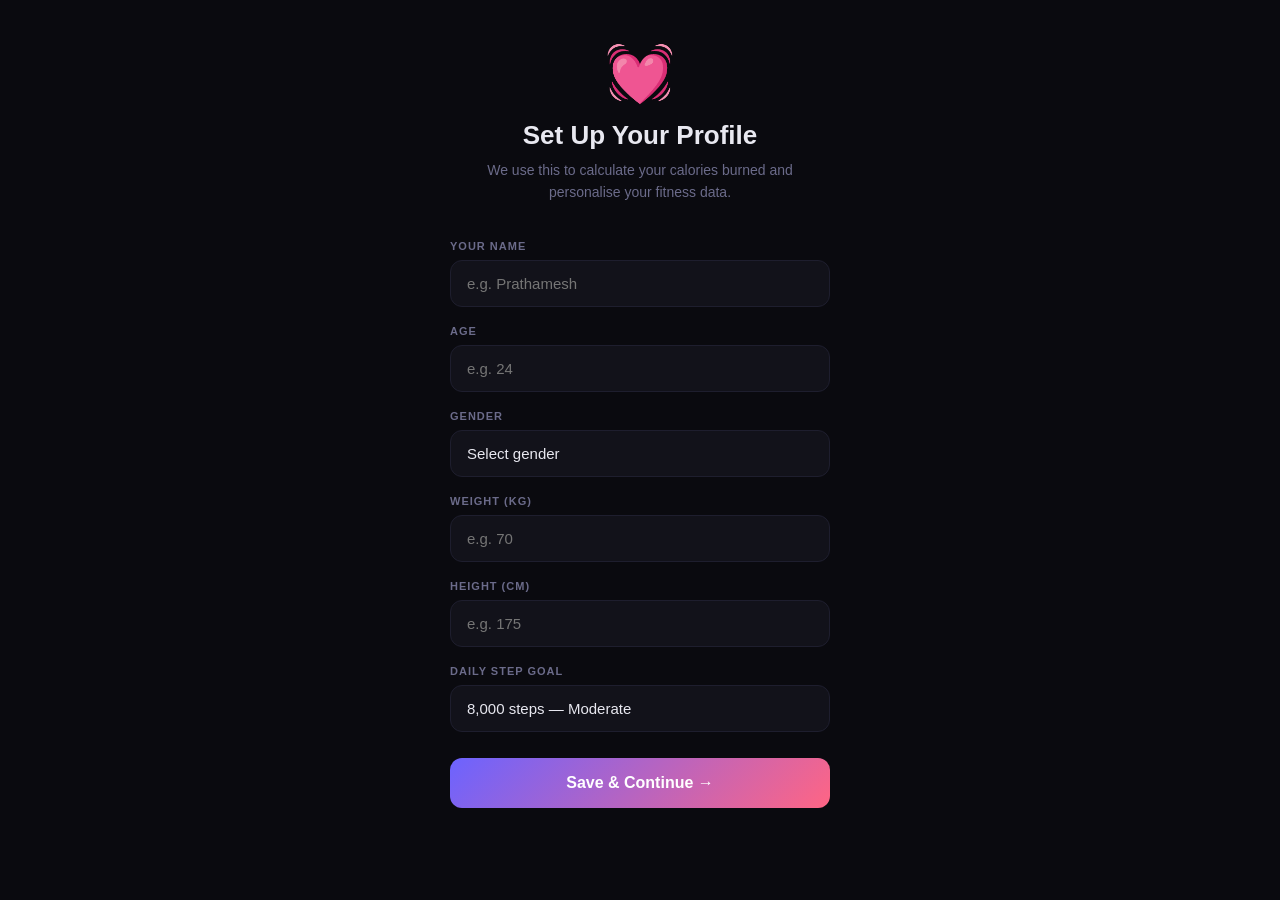
<file: docs/profile.html>
<!DOCTYPE html>
<html lang="en">
<head>
  <meta charset="UTF-8">
  <meta name="viewport" content="width=device-width, initial-scale=1.0">
  <title>Pulse — Setup Profile</title>
  <link rel="stylesheet" href="style.css">
</head>
<body>
  <div class="profile-container">
    <div class="profile-header">
      <div class="big-icon">💓</div>
      <h2>Set Up Your Profile</h2>
      <p>We use this to calculate your calories burned and personalise your fitness data.</p>
    </div>

    <form id="profileForm">
      <div class="form-group">
        <label>Your Name</label>
        <input type="text" id="name" placeholder="e.g. Prathamesh" required>
      </div>

      <div class="form-group">
        <label>Age</label>
        <input type="number" id="age" placeholder="e.g. 24" min="10" max="100" required>
      </div>

      <div class="form-group">
        <label>Gender</label>
        <select id="gender" required>
          <option value="" disabled selected>Select gender</option>
          <option value="male">Male</option>
          <option value="female">Female</option>
          <option value="other">Other</option>
        </select>
      </div>

      <div class="form-group">
        <label>Weight (kg)</label>
        <input type="number" id="weight" placeholder="e.g. 70" min="30" max="200" required>
      </div>

      <div class="form-group">
        <label>Height (cm)</label>
        <input type="number" id="height" placeholder="e.g. 175" min="100" max="250" required>
      </div>

      <div class="form-group">
        <label>Daily Step Goal</label>
        <select id="stepGoal">
          <option value="5000">5,000 steps — Light</option>
          <option value="8000" selected>8,000 steps — Moderate</option>
          <option value="10000">10,000 steps — Active</option>
          <option value="15000">15,000 steps — Very Active</option>
        </select>
      </div>

      <button type="submit" class="btn-save">Save & Continue →</button>
    </form>
  </div>

  <script>
    // Pre-fill if profile exists
    window.addEventListener('load', () => {
      const p = JSON.parse(localStorage.getItem('pulse_profile') || '{}');
      if (p.name)     document.getElementById('name').value     = p.name;
      if (p.age)      document.getElementById('age').value      = p.age;
      if (p.gender)   document.getElementById('gender').value   = p.gender;
      if (p.weight)   document.getElementById('weight').value   = p.weight;
      if (p.height)   document.getElementById('height').value   = p.height;
      if (p.stepGoal) document.getElementById('stepGoal').value = p.stepGoal;
    });

    document.getElementById('profileForm').addEventListener('submit', (e) => {
      e.preventDefault();

      const profile = {
        name:     document.getElementById('name').value,
        age:      parseInt(document.getElementById('age').value),
        gender:   document.getElementById('gender').value,
        weight:   parseFloat(document.getElementById('weight').value),
        height:   parseFloat(document.getElementById('height').value),
        stepGoal: parseInt(document.getElementById('stepGoal').value),
        // Calculated stride length
        strideLength: parseFloat(document.getElementById('height').value) * 0.414 / 100 // in meters
      };

      localStorage.setItem('pulse_profile', JSON.stringify(profile));
      window.location.href = 'index.html';
    });
  </script>
</body>
</html>
</file>
<file: docs/style.css>
* {
  margin: 0;
  padding: 0;
  box-sizing: border-box;
}

:root {
  --bg: #0a0a0f;
  --card: #12121a;
  --border: #1e1e2e;
  --accent: #6c63ff;
  --accent2: #ff6584;
  --green: #43e97b;
  --yellow: #f9ca24;
  --red: #ff6584;
  --text: #e8e8f0;
  --muted: #6b6b8a;
  --radius: 16px;
}

body {
  background: var(--bg);
  color: var(--text);
  font-family: -apple-system, BlinkMacSystemFont, 'Segoe UI', sans-serif;
  min-height: 100vh;
}

header {
  display: flex;
  align-items: center;
  justify-content: space-between;
  padding: 20px 24px;
  border-bottom: 1px solid var(--border);
  position: sticky;
  top: 0;
  background: var(--bg);
  z-index: 100;
}

.logo { display: flex; align-items: center; gap: 10px; }

.logo-icon {
  width: 32px;
  height: 32px;
  background: linear-gradient(135deg, var(--accent), var(--accent2));
  border-radius: 8px;
  display: flex;
  align-items: center;
  justify-content: center;
  font-size: 18px;
}

.logo h1 { font-size: 18px; font-weight: 700; letter-spacing: -0.3px; }
.logo span { color: var(--muted); font-weight: 400; font-size: 12px; display: block; }

.ble-btn {
  display: flex;
  align-items: center;
  gap: 8px;
  padding: 10px 18px;
  border-radius: 50px;
  border: 1px solid var(--border);
  background: var(--card);
  color: var(--text);
  font-size: 13px;
  font-weight: 600;
  cursor: pointer;
  transition: all 0.2s;
}

.ble-btn:hover { border-color: var(--accent); color: var(--accent); }
.ble-btn.connected { border-color: var(--green); color: var(--green); }

.ble-dot {
  width: 8px;
  height: 8px;
  border-radius: 50%;
  background: var(--muted);
}

.ble-btn.connected .ble-dot {
  background: var(--green);
  box-shadow: 0 0 6px var(--green);
  animation: pulse-dot 2s infinite;
}

@keyframes pulse-dot {
  0%, 100% { opacity: 1; }
  50% { opacity: 0.4; }
}

main { max-width: 480px; margin: 0 auto; padding: 24px 16px; }

.card {
  background: var(--card);
  border: 1px solid var(--border);
  border-radius: var(--radius);
  padding: 20px;
  margin-bottom: 16px;
}

.card-header {
  display: flex;
  align-items: center;
  justify-content: space-between;
  margin-bottom: 16px;
}

.card-title {
  font-size: 11px;
  font-weight: 600;
  text-transform: uppercase;
  letter-spacing: 1px;
  color: var(--muted);
}

.metric-value {
  font-size: 52px;
  font-weight: 800;
  letter-spacing: -2px;
  line-height: 1;
}

.metric-unit {
  font-size: 16px;
  font-weight: 400;
  color: var(--muted);
  margin-left: 4px;
}

.metric-sub {
  font-size: 13px;
  color: var(--muted);
  margin-top: 6px;
}

.grid-2 {
  display: grid;
  grid-template-columns: 1fr 1fr;
  gap: 12px;
  margin-bottom: 16px;
}

.bpm-value { color: var(--accent2); }
.spo2-value { color: var(--accent); }
.steps-value { color: var(--green); }
.calories-value { color: var(--yellow); }

.progress-bar {
  margin-top: 12px;
  height: 5px;
  background: var(--border);
  border-radius: 3px;
  overflow: hidden;
}

.progress-fill {
  height: 100%;
  border-radius: 3px;
  transition: width 0.5s ease;
}

.steps-fill { background: var(--green); }
.spo2-fill { background: linear-gradient(90deg, var(--accent2), var(--accent)); }

.sleep-badge {
  display: inline-flex;
  align-items: center;
  gap: 6px;
  padding: 4px 12px;
  border-radius: 50px;
  font-size: 12px;
  font-weight: 600;
  margin-bottom: 12px;
}

.sleep-badge.awake {
  background: rgba(249, 202, 36, 0.1);
  color: var(--yellow);
  border: 1px solid rgba(249, 202, 36, 0.2);
}

.sleep-badge.sleeping {
  background: rgba(108, 99, 255, 0.1);
  color: var(--accent);
  border: 1px solid rgba(108, 99, 255, 0.2);
}

.sleep-duration {
  font-size: 42px;
  font-weight: 800;
  letter-spacing: -1px;
  color: var(--accent);
}

.chart-container {
  position: relative;
  height: 70px;
  margin-top: 12px;
}

.no-finger {
  font-size: 12px;
  color: var(--muted);
  margin-top: 8px;
  display: flex;
  align-items: center;
  gap: 6px;
}

/* Disconnected screen */
.connect-screen {
  text-align: center;
  padding: 60px 24px;
}

.connect-screen .big-icon { font-size: 72px; margin-bottom: 20px; }

.connect-screen h2 {
  font-size: 24px;
  font-weight: 800;
  margin-bottom: 10px;
}

.connect-screen p {
  color: var(--muted);
  font-size: 14px;
  margin-bottom: 32px;
  line-height: 1.7;
}

.btn-primary {
  display: inline-flex;
  align-items: center;
  gap: 8px;
  padding: 16px 32px;
  background: linear-gradient(135deg, var(--accent), var(--accent2));
  color: white;
  border: none;
  border-radius: 50px;
  font-size: 15px;
  font-weight: 700;
  cursor: pointer;
  transition: opacity 0.2s;
}

.btn-primary:hover { opacity: 0.85; }

/* Profile page */
.profile-container {
  max-width: 420px;
  margin: 0 auto;
  padding: 40px 20px;
}

.profile-header {
  text-align: center;
  margin-bottom: 36px;
}

.profile-header .big-icon { font-size: 56px; margin-bottom: 14px; }
.profile-header h2 { font-size: 26px; font-weight: 800; margin-bottom: 8px; }
.profile-header p { color: var(--muted); font-size: 14px; line-height: 1.6; }

.form-group { margin-bottom: 18px; }

.form-group label {
  display: block;
  font-size: 11px;
  font-weight: 600;
  text-transform: uppercase;
  letter-spacing: 1px;
  color: var(--muted);
  margin-bottom: 8px;
}

.form-group input,
.form-group select {
  width: 100%;
  padding: 14px 16px;
  background: var(--card);
  border: 1px solid var(--border);
  border-radius: 12px;
  color: var(--text);
  font-size: 15px;
  outline: none;
  transition: border-color 0.2s;
  -webkit-appearance: none;
}

.form-group input:focus,
.form-group select:focus { border-color: var(--accent); }

.form-group select option { background: #1a1a2e; }

.btn-save {
  width: 100%;
  padding: 16px;
  background: linear-gradient(135deg, var(--accent), var(--accent2));
  color: white;
  border: none;
  border-radius: 12px;
  font-size: 16px;
  font-weight: 700;
  cursor: pointer;
  margin-top: 8px;
  transition: opacity 0.2s;
}

.btn-save:hover { opacity: 0.9; }

.profile-chip {
  display: flex;
  align-items: center;
  gap: 12px;
  padding: 12px 16px;
  background: var(--card);
  border: 1px solid var(--border);
  border-radius: var(--radius);
  margin-bottom: 20px;
  cursor: pointer;
  text-decoration: none;
  color: var(--text);
}

.profile-avatar {
  width: 38px;
  height: 38px;
  background: linear-gradient(135deg, var(--accent), var(--accent2));
  border-radius: 50%;
  display: flex;
  align-items: center;
  justify-content: center;
  font-size: 18px;
  flex-shrink: 0;
}

.profile-name { font-weight: 600; font-size: 14px; }
.profile-meta { font-size: 12px; color: var(--muted); margin-top: 2px; }

.edit-link {
  margin-left: auto;
  font-size: 12px;
  color: var(--accent);
}

/* ===== CHAT FAB ===== */
.chat-fab {
  position: fixed;
  bottom: 24px;
  right: 24px;
  width: 56px;
  height: 56px;
  border-radius: 50%;
  background: linear-gradient(135deg, var(--accent), var(--accent2));
  border: none;
  font-size: 24px;
  cursor: pointer;
  box-shadow: 0 4px 20px rgba(108,99,255,0.4);
  z-index: 1000;
  transition: transform 0.2s;
}

.chat-fab:hover { transform: scale(1.1); }

/* ===== CHAT PANEL ===== */
.chat-panel {
  position: fixed;
  bottom: 90px;
  right: 16px;
  width: 340px;
  height: 480px;
  background: var(--card);
  border: 1px solid var(--border);
  border-radius: 20px;
  z-index: 999;
  flex-direction: column;
  box-shadow: 0 8px 40px rgba(0,0,0,0.4);
  overflow: hidden;
}

.chat-header {
  display: flex;
  align-items: center;
  justify-content: space-between;
  padding: 14px 16px;
  border-bottom: 1px solid var(--border);
  background: var(--bg);
}

.chat-title {
  display: flex;
  align-items: center;
  gap: 10px;
  font-size: 20px;
}

.chat-close {
  background: none;
  border: none;
  color: var(--muted);
  font-size: 16px;
  cursor: pointer;
  padding: 4px 8px;
}

.chat-messages {
  flex: 1;
  overflow-y: auto;
  padding: 14px;
  display: flex;
  flex-direction: column;
  gap: 10px;
}

.chat-msg {
  max-width: 85%;
  padding: 10px 14px;
  border-radius: 14px;
  font-size: 13px;
  line-height: 1.5;
  white-space: pre-wrap;
}

.chat-msg.user {
  background: linear-gradient(135deg, var(--accent), var(--accent2));
  color: white;
  align-self: flex-end;
  border-bottom-right-radius: 4px;
}

.chat-msg.ai {
  background: var(--border);
  color: var(--text);
  align-self: flex-start;
  border-bottom-left-radius: 4px;
}

.chat-msg.typing {
  color: var(--muted);
  font-style: italic;
}

.chat-input-row {
  display: flex;
  gap: 8px;
  padding: 12px;
  border-top: 1px solid var(--border);
}

.chat-input {
  flex: 1;
  padding: 10px 14px;
  background: var(--bg);
  border: 1px solid var(--border);
  border-radius: 50px;
  color: var(--text);
  font-size: 13px;
  outline: none;
}

.chat-input:focus { border-color: var(--accent); }

.chat-send {
  width: 38px;
  height: 38px;
  border-radius: 50%;
  background: linear-gradient(135deg, var(--accent), var(--accent2));
  border: none;
  color: white;
  font-size: 14px;
  cursor: pointer;
  flex-shrink: 0;
}

@media (max-width: 400px) {
  .chat-panel {
    right: 8px;
    left: 8px;
    width: auto;
    bottom: 86px;
  }
}

@media (max-width: 360px) {
  .metric-value { font-size: 40px; }
}
</file>
